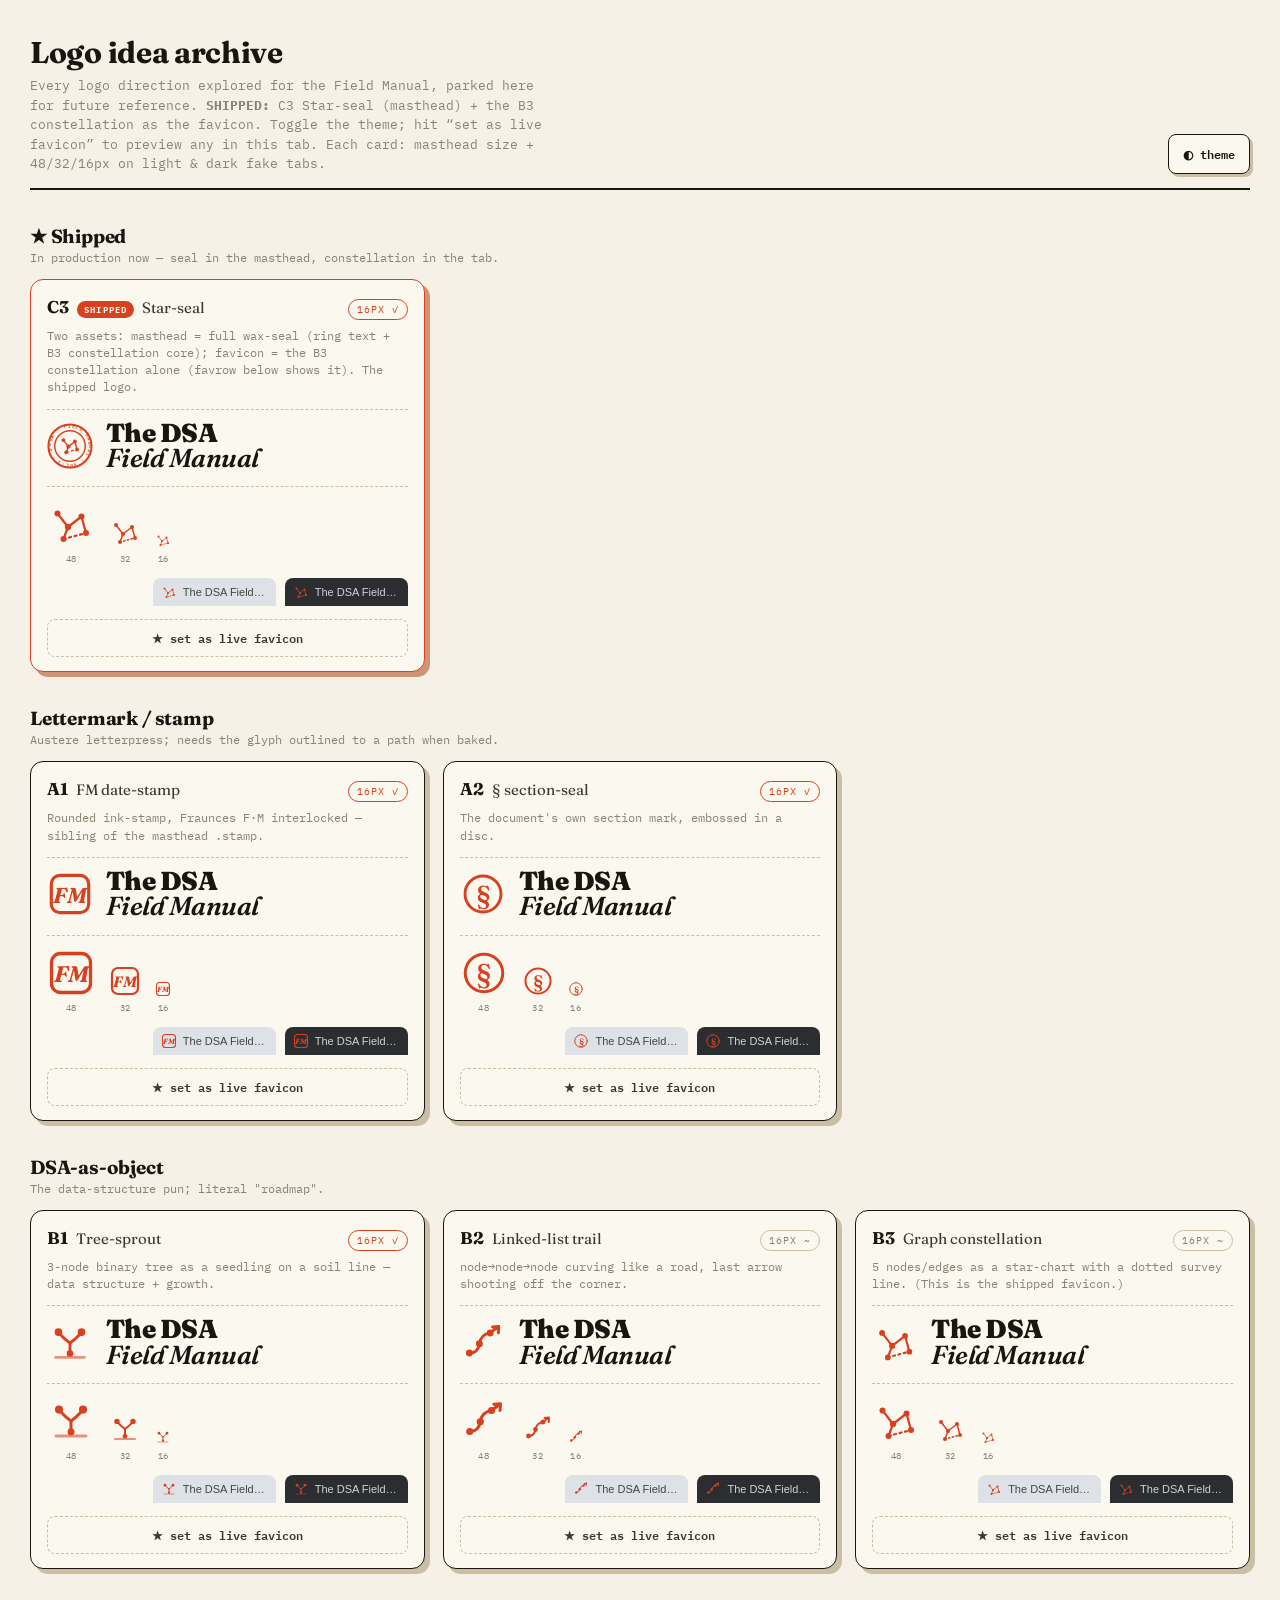
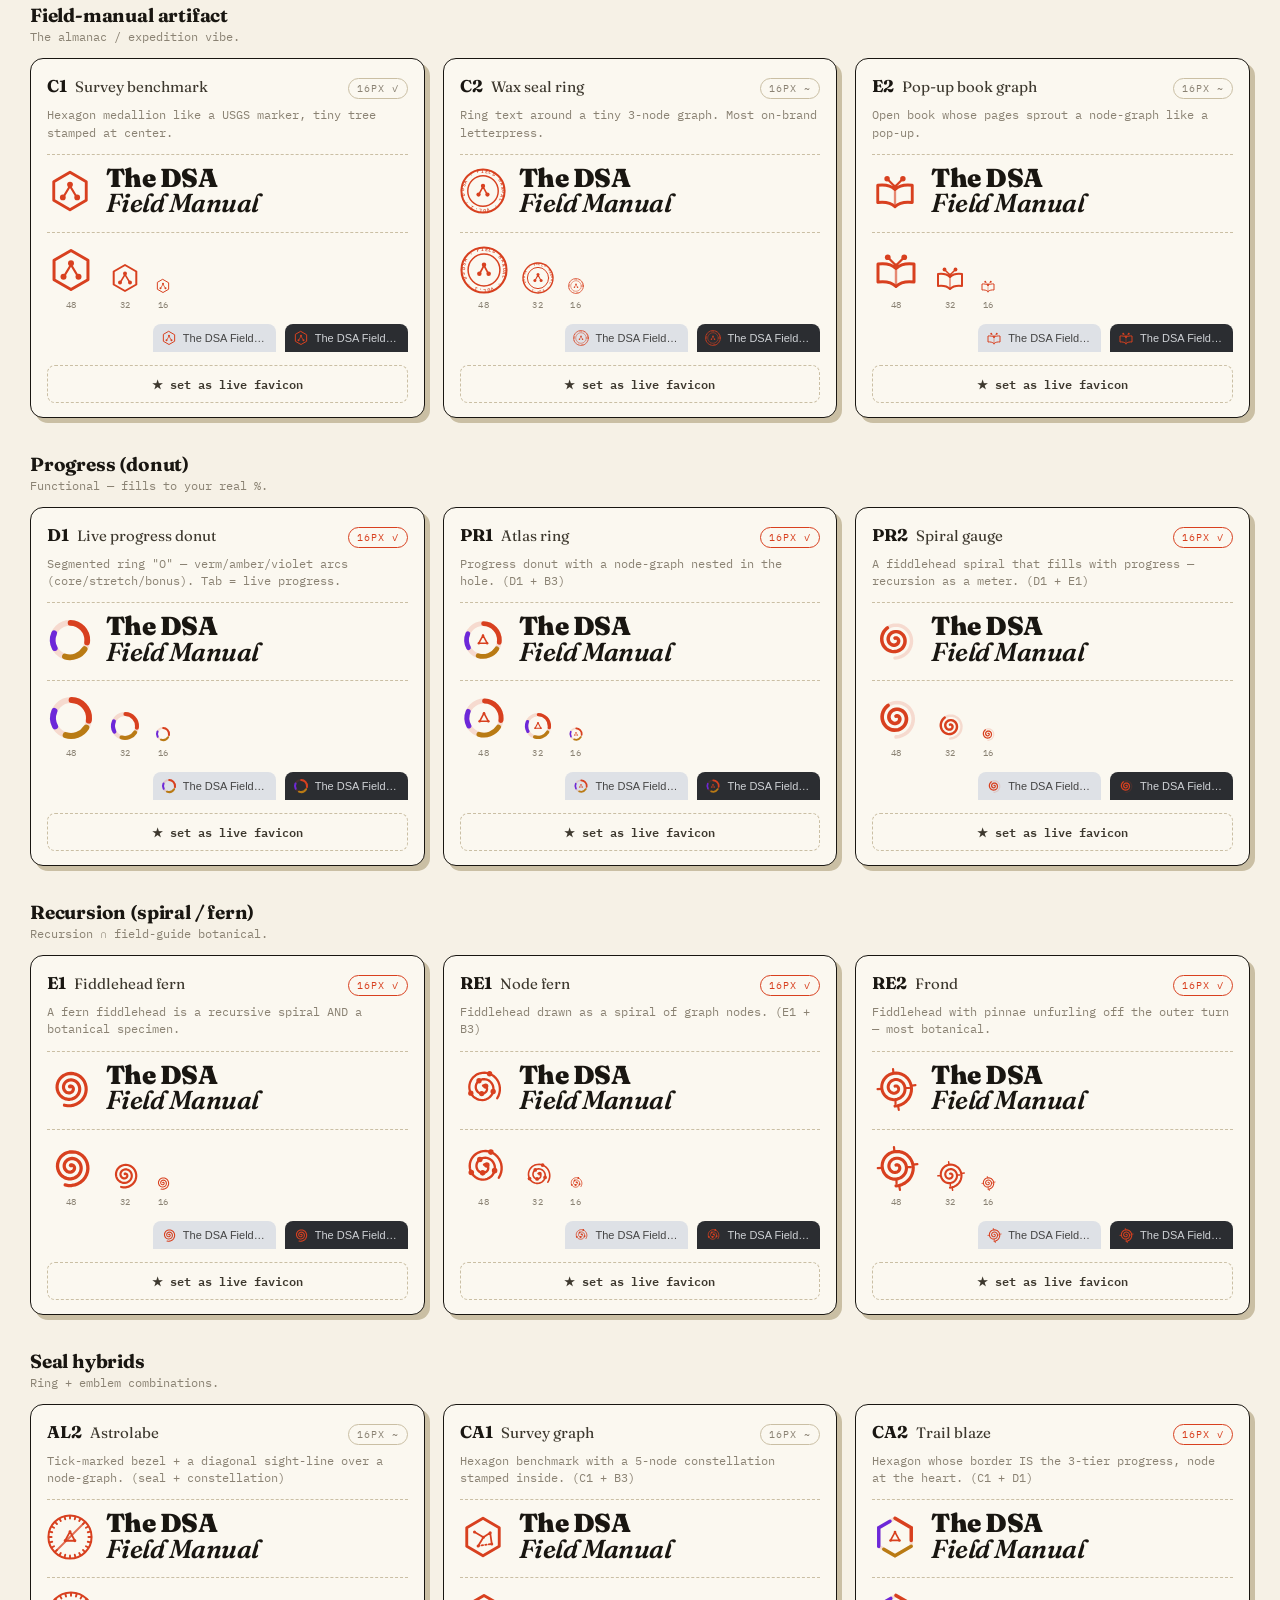
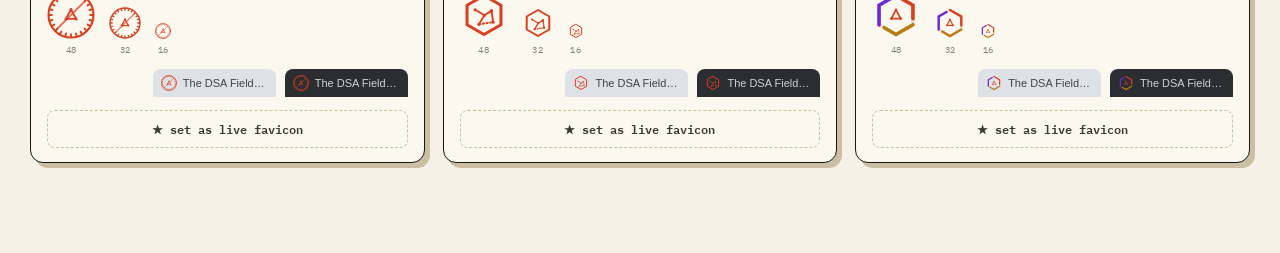
<file: docs/logo-ideas.html>
<!DOCTYPE html>
<html lang="en" data-theme="light">
<head>
<meta charset="UTF-8">
<meta name="viewport" content="width=device-width,initial-scale=1">
<title>logo idea archive · DSA Field Manual</title>
<link id="favlink" rel="icon" href="../static/favicon.svg">
<link href="https://fonts.googleapis.com/css2?family=Fraunces:ital,opsz,wght@0,9..144,400;0,9..144,600;0,9..144,700;0,9..144,900;1,9..144,600&family=IBM+Plex+Mono:wght@400;500;600&display=swap" rel="stylesheet">
<style>
:root{
  --paper:#f6f1e6; --paper2:#efe8d8; --card:#fbf8f0; --ink:#191611; --ink2:#3d382e; --faint:#8a8273;
  --hair:#ddd3bd; --hair2:#cabfa4; --verm:#d8401f; --amber:#b97b14; --web:#6d28d9;
  --serif:'Fraunces',serif; --mono:'IBM Plex Mono',monospace;
  --tab-light:#dee1e6; --tab-light-fg:#444; --tab-dark:#2b2d31; --tab-dark-fg:#cfd2d6;
}
html[data-theme="dark"]{
  --paper:#15120c; --paper2:#100d08; --card:#1c1812; --ink:#ece4d2; --ink2:#cdc4ae; --faint:#857c69;
  --hair:#332c1f; --hair2:#473e2c; --verm:#ff6b45; --amber:#e2a83e; --web:#b79bfc;
}
*{box-sizing:border-box}
body{margin:0;background:var(--paper);color:var(--ink);font-family:var(--mono);font-size:13px;
  padding:34px 30px 90px;transition:background .25s,color .25s}
h1.brand{font-family:var(--serif);font-weight:900;font-size:26px;line-height:.98;letter-spacing:-.02em;margin:0}
h1.brand .it{font-style:italic;font-weight:600}
.top{display:flex;align-items:flex-end;justify-content:space-between;gap:20px;
  border-bottom:2px solid var(--ink);padding-bottom:14px;margin-bottom:8px}
.top h2{font-family:var(--serif);font-weight:700;font-size:30px;margin:0;letter-spacing:-.01em}
.top p{margin:5px 0 0;color:var(--faint);max-width:64ch;line-height:1.5}
.toggle{font-family:var(--mono);font-size:12px;font-weight:600;background:var(--card);color:var(--ink);
  border:1.5px solid var(--ink);border-radius:8px;padding:9px 14px;cursor:pointer;box-shadow:3px 3px 0 var(--hair2)}
.toggle:active{transform:translate(2px,2px);box-shadow:1px 1px 0 var(--hair2)}
.sech{font-family:var(--serif);font-weight:700;font-size:19px;margin:34px 0 2px;letter-spacing:-.01em}
.secn{color:var(--faint);font-size:11.5px;margin:0 0 4px}
.grid{display:grid;grid-template-columns:repeat(auto-fill,minmax(330px,1fr));gap:18px;margin-top:14px}
.card{background:var(--card);border:1.5px solid var(--ink);border-radius:13px;padding:16px 16px 14px;
  box-shadow:5px 5px 0 var(--hair2)}
.card.ship{border-color:var(--verm);box-shadow:5px 5px 0 color-mix(in srgb,var(--verm) 35%,var(--hair2))}
.ttl{display:flex;align-items:baseline;gap:8px;flex-wrap:wrap}
.ttl b{font-family:var(--serif);font-weight:700;font-size:17px}
.ttl .lab{font-family:var(--serif);font-size:15px;color:var(--ink2)}
.ttl .ship{font-size:8.5px;font-weight:700;letter-spacing:.14em;text-transform:uppercase;
  background:var(--verm);color:var(--paper);padding:3px 7px;border-radius:999px}
.ttl .leg{margin-left:auto;font-size:10px;letter-spacing:.1em;text-transform:uppercase;
  padding:3px 8px;border-radius:999px;border:1px solid var(--hair2);color:var(--faint);white-space:nowrap}
.leg.y{color:var(--verm);border-color:var(--verm)}
.note{color:var(--faint);font-size:11.5px;line-height:1.5;margin:7px 0 13px;min-height:34px}
.ico{color:var(--verm);display:inline-flex}
.ico svg{display:block}
.mast{display:flex;align-items:center;gap:13px;padding:11px 0 15px;border-top:1px dashed var(--hair2)}
.favrow{display:flex;align-items:flex-end;gap:14px;flex-wrap:wrap;padding-top:13px;border-top:1px dashed var(--hair2)}
.fav{display:flex;flex-direction:column;align-items:center;gap:5px}
.fav small{font-size:9px;color:var(--faint);letter-spacing:.05em}
.tabs{display:flex;gap:9px;margin-left:auto}
.tabchip{display:flex;align-items:center;gap:6px;padding:6px 11px 6px 8px;border-radius:8px 8px 0 0;
  font-family:Arial,sans-serif;font-size:11px;max-width:128px;overflow:hidden}
.tabchip span{white-space:nowrap;overflow:hidden;text-overflow:ellipsis}
.tabchip.l{background:var(--tab-light);color:var(--tab-light-fg)}
.tabchip.d{background:var(--tab-dark);color:var(--tab-dark-fg)}
.setbtn{margin-top:13px;width:100%;font-family:var(--mono);font-size:11.5px;font-weight:600;
  background:none;color:var(--ink2);border:1.5px dashed var(--hair2);border-radius:8px;padding:8px;cursor:pointer}
.setbtn:hover{border-color:var(--verm);color:var(--verm)}
.setbtn.on{border-style:solid;border-color:var(--verm);color:var(--verm);background:color-mix(in srgb,var(--verm) 8%,transparent)}
</style>
</head>
<body>
<div class="top">
  <div>
    <h2>Logo idea archive</h2>
    <p>Every logo direction explored for the Field Manual, parked here for future reference. <b>SHIPPED:</b> C3 Star-seal (masthead) + the B3 constellation as the favicon. Toggle the theme; hit “set as live favicon” to preview any in this tab. Each card: masthead size + 48/32/16px on light & dark fake tabs.</p>
  </div>
  <button class="toggle" id="tg">◐ theme</button>
</div>

<script>
// ── each candidate returns SVG markup on a 0 0 32 32 viewBox, currentColor = vermillion ──
const SW='stroke="currentColor" fill="none" stroke-linecap="round" stroke-linejoin="round"';
let uid=0;

// ── shared geometry (hybrids) ──
function spiralPts(r0,rmax,turns,steps=92){
  const cx=16,cy=16,b=(rmax-r0)/(turns*2*Math.PI),p=[];
  for(let i=0;i<=steps;i++){const t=i/steps*turns*2*Math.PI,r=r0+b*t;
    p.push([cx+r*Math.cos(t-Math.PI/2), cy+r*Math.sin(t-Math.PI/2), t]);}
  return p;
}
const pathOf=p=>p.map((q,i)=>(i?'L':'M')+q[0].toFixed(2)+' '+q[1].toFixed(2)).join(' ');
function spiral(){
  const p=spiralPts(1.1,12.6,2.55,90);
  return `<path d="${pathOf(p)}" stroke-width="2.2" ${SW}/><circle cx="16" cy="${(16-1.1).toFixed(2)}" r="1.4" fill="currentColor"/>`;
}
function donut(r,sw){
  const C2=2*Math.PI*r;
  const a=(col,frac,rot)=>{const len=C2/3*frac;
    return `<circle cx="16" cy="16" r="${r}" style="stroke:var(${col})" stroke-dasharray="${len.toFixed(1)} ${(C2-len).toFixed(1)}" transform="rotate(${rot} 16 16)"/>`;};
  return `<circle cx="16" cy="16" r="${r}" fill="none" stroke="currentColor" stroke-width="${sw}" opacity=".16"/>
   <g fill="none" stroke-width="${sw}" stroke-linecap="round">${a('--verm',.80,-88)}${a('--amber',.62,32)}${a('--web',.42,152)}</g>`;
}
function graph(cx,cy,s){
  const n=[[0,-1],[-.92,.7],[.92,.7]].map(d=>[cx+d[0]*s,cy+d[1]*s]);
  const P=a=>a[0].toFixed(1)+' '+a[1].toFixed(1);
  return `<g stroke-width="${(s*.34).toFixed(2)}" ${SW}><path d="M${P(n[0])} L${P(n[1])} M${P(n[0])} L${P(n[2])} M${P(n[1])} L${P(n[2])}"/></g>
   <g fill="currentColor">${n.map(a=>`<circle cx="${a[0].toFixed(1)}" cy="${a[1].toFixed(1)}" r="${(s*.27).toFixed(2)}"/>`).join('')}</g>`;
}
function constel(cx,cy,s){
  const n=[[-.95,-.65],[.05,-.05],[-.55,.92],[.8,-.55],[.98,.7]].map(d=>[cx+d[0]*s,cy+d[1]*s]);
  const P=a=>a[0].toFixed(1)+' '+a[1].toFixed(1);
  return `<g stroke-width="${(s*.2).toFixed(2)}" ${SW}><path d="${[[0,1],[1,3],[1,2],[3,4]].map(e=>'M'+P(n[e[0]])+' L'+P(n[e[1]])).join(' ')}"/>
   <path d="M${P(n[2])} L${P(n[4])}" stroke-dasharray="1 1.5"/></g>
   <g fill="currentColor">${n.map(a=>`<circle cx="${a[0].toFixed(1)}" cy="${a[1].toFixed(1)}" r="${(s*.17).toFixed(2)}"/>`).join('')}</g>`;
}
function ticks(cx,cy,rIn,rOut,count){let s='';for(let i=0;i<count;i++){const a=i/count*2*Math.PI;
  s+=`<path d="M${(cx+rIn*Math.cos(a)).toFixed(2)} ${(cy+rIn*Math.sin(a)).toFixed(2)} L${(cx+rOut*Math.cos(a)).toFixed(2)} ${(cy+rOut*Math.sin(a)).toFixed(2)}" stroke-width="1.3" ${SW}/>`;}return s;}
const HEX="M16 3 L27.3 9.5 L27.3 22.5 L16 29 L4.7 22.5 L4.7 9.5 Z";

// constellation core scaled into a seal (matches the B3 favicon shape)
const SEALCORE=`<g transform="translate(16 16) scale(0.5) translate(-16.2 -17.2)">
   <g fill="none" stroke="currentColor" stroke-width="2" stroke-linecap="round" stroke-linejoin="round"><path d="M7 9 L14 18 L11 26 M14 18 L23 11 L26 22"/>
   <path d="M11 26 L26 22" stroke-dasharray="2.8 4.8"/></g>
   <g fill="currentColor"><circle cx="7" cy="9" r="2.7"/><circle cx="14" cy="18" r="2.9"/>
   <circle cx="11" cy="26" r="2.7"/><circle cx="23" cy="11" r="2.7"/><circle cx="26" cy="22" r="2.7"/></g></g>`;
const B3=`<g stroke-width="1.5" ${SW}><path d="M7 9 L14 18 L11 26 M14 18 L23 11 L26 22"/>
   <path d="M11 26 L26 22" stroke-dasharray="1.4 2.4"/></g>
   <g fill="currentColor"><circle cx="7" cy="9" r="2"/><circle cx="14" cy="18" r="2.1"/>
   <circle cx="11" cy="26" r="2"/><circle cx="23" cy="11" r="2"/><circle cx="26" cy="22" r="2"/></g>`;
const sealRing=core=>{const u='r'+(uid++);return `<circle cx="16" cy="16" r="15" stroke-width="1.4" ${SW}/>
   <circle cx="16" cy="16" r="10.6" stroke-width="1" ${SW}/>
   <path id="${u}" d="M16 16 m -12.8 0 a 12.8 12.8 0 1 1 25.6 0 a 12.8 12.8 0 1 1 -25.6 0" fill="none"/>
   <text font-family="IBM Plex Mono,monospace" font-weight="600" font-size="3.25" letter-spacing="0.55" fill="currentColor"><textPath href="#${u}" startOffset="0">DSA · FIELD MANUAL · VOL.1 · DSA · FIELD MANUAL · VOL.1 · </textPath></text>${core}`;};

// ── candidates, grouped by section ──
const SECTIONS=[
 {h:'★ Shipped',n:'In production now — seal in the masthead, constellation in the tab.',items:[
  {id:'C3',lab:'Star-seal',ship:1,leg:'✓',y:1,
   note:'Two assets: masthead = full wax-seal (ring text + B3 constellation core); favicon = the B3 constellation alone (favrow below shows it). The shipped logo.',
   svg:()=>sealRing(SEALCORE), fav:()=>B3},
 ]},
 {h:'Lettermark / stamp',n:'Austere letterpress; needs the glyph outlined to a path when baked.',items:[
  {id:'A1',lab:'FM date-stamp',leg:'✓',y:1,
   note:'Rounded ink-stamp, Fraunces F·M interlocked — sibling of the masthead .stamp.',
   svg:()=>`<rect x="3" y="3" width="26" height="26" rx="6" stroke-width="2.2" ${SW}/>
    <text x="16" y="16.5" font-family="Fraunces,serif" font-style="italic" font-weight="700" font-size="15" text-anchor="middle" dominant-baseline="central" fill="currentColor">FM</text>`},
  {id:'A2',lab:'§ section-seal',leg:'✓',y:1,
   note:"The document's own section mark, embossed in a disc.",
   svg:()=>`<circle cx="16" cy="16" r="12.5" stroke-width="2" ${SW}/>
    <text x="16" y="16.5" font-family="Fraunces,serif" font-weight="600" font-size="18" text-anchor="middle" dominant-baseline="central" fill="currentColor">§</text>`},
 ]},
 {h:'DSA-as-object',n:'The data-structure pun; literal "roadmap".',items:[
  {id:'B1',lab:'Tree-sprout',leg:'✓',y:1,
   note:'3-node binary tree as a seedling on a soil line — data structure + growth.',
   svg:()=>`<path d="M6 26 H26" stroke-width="2" opacity=".55" ${SW}/>
    <path d="M16 23 V16" stroke-width="2" ${SW}/>
    <path d="M16 16 C13 14 11 12 8.6 9.4" stroke-width="2" ${SW}/>
    <path d="M16 16 C19 14 21 12 23.4 9.4" stroke-width="2" ${SW}/>
    <circle cx="16" cy="23.3" r="2.3" fill="currentColor"/><circle cx="8" cy="8.4" r="2.7" fill="currentColor"/><circle cx="24" cy="8.4" r="2.7" fill="currentColor"/>`},
  {id:'B2',lab:'Linked-list trail',leg:'~',y:0,
   note:'node→node→node curving like a road, last arrow shooting off the corner.',
   svg:()=>`<path d="M6.5 23 Q12.5 23 13.5 16.5 Q14.5 10 21 9" stroke-width="2" ${SW}/>
    <path d="M21 9 L27 4.5 M27 4.5 L22.6 4.9 M27 4.5 L26.7 9" stroke-width="2" ${SW}/>
    <circle cx="6.5" cy="23" r="2.4" fill="currentColor"/><circle cx="13.5" cy="16.5" r="2.4" fill="currentColor"/><circle cx="21" cy="9" r="2.4" fill="currentColor"/>`},
  {id:'B3',lab:'Graph constellation',leg:'~',y:0,
   note:'5 nodes/edges as a star-chart with a dotted survey line. (This is the shipped favicon.)',
   svg:()=>B3},
 ]},
 {h:'Field-manual artifact',n:'The almanac / expedition vibe.',items:[
  {id:'C1',lab:'Survey benchmark',leg:'✓',y:0,
   note:'Hexagon medallion like a USGS marker, tiny tree stamped at center.',
   svg:()=>`<path d="${HEX}" stroke-width="2" ${SW}/>
    <g stroke-width="1.5" ${SW}><path d="M16 12.5 L11.5 20 M16 12.5 L20.5 20"/></g>
    <g fill="currentColor"><circle cx="16" cy="11.5" r="2"/><circle cx="11" cy="20.5" r="2"/><circle cx="21" cy="20.5" r="2"/></g>`},
  {id:'C2',lab:'Wax seal ring',leg:'~',y:0,
   note:'Ring text around a tiny 3-node graph. Most on-brand letterpress.',
   svg:()=>sealRing(`<g stroke-width="1.1" ${SW}><path d="M16 13 L13.3 18 M16 13 L18.7 18"/></g>
    <g fill="currentColor"><circle cx="16" cy="12.5" r="1.5"/><circle cx="12.9" cy="18.5" r="1.5"/><circle cx="19.1" cy="18.5" r="1.5"/></g>`)},
  {id:'E2',lab:'Pop-up book graph',leg:'~',y:0,
   note:'Open book whose pages sprout a node-graph like a pop-up.',
   svg:()=>`<path d="M16 27 C13 24 8 23.5 4 24 V12 C8 11.5 13 12 16 15 C19 12 24 11.5 28 12 V24 C24 23.5 19 24 16 27 Z" stroke-width="2" ${SW}/>
    <path d="M16 15 V27" stroke-width="1.6" ${SW} opacity=".6"/>
    <g stroke-width="1.5" ${SW}><path d="M16 13 L11 8 M16 13 L21 8"/></g>
    <g fill="currentColor"><circle cx="16" cy="13.5" r="1.9"/><circle cx="10.5" cy="7.5" r="1.9"/><circle cx="21.5" cy="7.5" r="1.9"/></g>`},
 ]},
 {h:'Progress (donut)',n:'Functional — fills to your real %.',items:[
  {id:'D1',lab:'Live progress donut',leg:'✓',y:1,
   note:'Segmented ring "O" — verm/amber/violet arcs (core/stretch/bonus). Tab = live progress.',
   svg:()=>donut(12,4)},
  {id:'PR1',lab:'Atlas ring',leg:'✓',y:1,
   note:'Progress donut with a node-graph nested in the hole. (D1 + B3)',
   svg:()=>donut(11.4,3.3)+graph(16,16,3.2)},
  {id:'PR2',lab:'Spiral gauge',leg:'✓',y:1,
   note:'A fiddlehead spiral that fills with progress — recursion as a meter. (D1 + E1)',
   svg:()=>{const d=pathOf(spiralPts(1.3,12.6,2.5));
    return `<path d="${d}" fill="none" stroke="currentColor" stroke-width="2.4" stroke-linecap="round" opacity=".16"/>
     <path d="${d}" pathLength="100" fill="none" stroke-width="2.4" stroke-linecap="round" stroke-dasharray="62 100" style="stroke:var(--verm)"/>`;}},
 ]},
 {h:'Recursion (spiral / fern)',n:'Recursion ∩ field-guide botanical.',items:[
  {id:'E1',lab:'Fiddlehead fern',leg:'✓',y:1,
   note:'A fern fiddlehead is a recursive spiral AND a botanical specimen.',
   svg:()=>spiral()},
  {id:'RE1',lab:'Node fern',leg:'✓',y:1,
   note:'Fiddlehead drawn as a spiral of graph nodes. (E1 + B3)',
   svg:()=>{const p=spiralPts(1.6,12.2,2.35);let dots='';
    for(let i=6;i<p.length;i+=15)dots+=`<circle cx="${p[i][0].toFixed(2)}" cy="${p[i][1].toFixed(2)}" r="1.85" fill="currentColor"/>`;
    return `<path d="${pathOf(p)}" stroke-width="1.6" ${SW}/>${dots}`;}},
  {id:'RE2',lab:'Frond',leg:'✓',y:1,
   note:'Fiddlehead with pinnae unfurling off the outer turn — most botanical.',
   svg:()=>{const p=spiralPts(1.3,12.6,2.5);let pin='';
    for(let i=p.length-2;i>p.length*.46;i-=9){const[x,y,t]=p[i],nx=Math.cos(t-Math.PI/2),ny=Math.sin(t-Math.PI/2),L=3;
      pin+=`<path d="M${x.toFixed(2)} ${y.toFixed(2)} L${(x+nx*L).toFixed(2)} ${(y+ny*L).toFixed(2)}" stroke-width="1.5" ${SW}/>`;}
    return `<path d="${pathOf(p)}" stroke-width="2.1" ${SW}/>${pin}`;}},
 ]},
 {h:'Seal hybrids',n:'Ring + emblem combinations.',items:[
  {id:'AL2',lab:'Astrolabe',leg:'~',y:0,
   note:'Tick-marked bezel + a diagonal sight-line over a node-graph. (seal + constellation)',
   svg:()=>`<circle cx="16" cy="16" r="15" stroke-width="1.4" ${SW}/>
    ${ticks(16,16,12.8,14.7,24)}
    <path d="M6.6 25.4 L25.4 6.6" stroke-width="1.3" ${SW} opacity=".75"/>
    ${graph(16,16,3.7)}`},
  {id:'CA1',lab:'Survey graph',leg:'~',y:0,
   note:'Hexagon benchmark with a 5-node constellation stamped inside. (C1 + B3)',
   svg:()=>`<path d="${HEX}" stroke-width="2" ${SW}/>${constel(16,16.5,6.2)}`},
  {id:'CA2',lab:'Trail blaze',leg:'✓',y:1,
   note:'Hexagon whose border IS the 3-tier progress, node at the heart. (C1 + D1)',
   svg:()=>{const seg=(col,off)=>`<path d="${HEX}" pathLength="78" style="stroke:var(${col})" stroke-dasharray="22 78" stroke-dashoffset="${off}"/>`;
    return `<path d="${HEX}" stroke="currentColor" fill="none" stroke-width="2.4" opacity=".15"/>
     <g fill="none" stroke-width="2.4" stroke-linecap="round">${seg('--verm',0)}${seg('--amber',-26)}${seg('--web',-52)}</g>
     ${graph(16,16,3.4)}`;}},
 ]},
];

function svgEl(markup,size,cls){return `<span class="ico ${cls||''}"><svg viewBox="0 0 32 32" width="${size}" height="${size}" aria-hidden="true">${markup}</svg></span>`;}

document.body.insertAdjacentHTML('beforeend','<div id="root"></div>');
const root=document.getElementById('root');
SECTIONS.forEach(sec=>{
  root.insertAdjacentHTML('beforeend',`<div class="sech">${sec.h}</div><div class="secn">${sec.n}</div>`);
  const grid=document.createElement('div'); grid.className='grid'; root.appendChild(grid);
  sec.items.forEach(c=>{
    const fav=(c.fav||c.svg)();
    const card=document.createElement('div');
    card.className='card'+(c.ship?' ship':'');
    card.innerHTML=`
     <div class="ttl"><b>${c.id}</b>${c.ship?'<span class="ship">shipped</span>':''}<span class="lab">${c.lab}</span>
       <span class="leg ${c.y?'y':''}">16px ${c.leg}</span></div>
     <div class="note">${c.note}</div>
     <div class="mast">${svgEl(c.svg(),46)}<h1 class="brand">The DSA<br><span class="it">Field Manual</span></h1></div>
     <div class="favrow">
       <div class="fav">${svgEl(fav,48,'f')}<small>48</small></div>
       <div class="fav">${svgEl(fav,32)}<small>32</small></div>
       <div class="fav">${svgEl(fav,16)}<small>16</small></div>
       <div class="tabs">
         <div class="tabchip l">${svgEl(fav,16)}<span>The DSA Field…</span></div>
         <div class="tabchip d">${svgEl(fav,16)}<span>The DSA Field…</span></div>
       </div>
     </div>
     <button class="setbtn">★ set as live favicon</button>`;
    grid.appendChild(card);
  });
});

// ── live favicon: serialize a card's favicon svg, resolve currentColor + css vars to hex ──
function favURI(svg){
  const cs=getComputedStyle(document.documentElement);
  const v=n=>cs.getPropertyValue(n).trim();
  let s=new XMLSerializer().serializeToString(svg);
  s=s.replaceAll('currentColor',v('--verm')).replaceAll('var(--verm)',v('--verm'))
     .replaceAll('var(--amber)',v('--amber')).replaceAll('var(--web)',v('--web'));
  return 'data:image/svg+xml,'+encodeURIComponent(s);
}
let cur=null;
root.addEventListener('click',e=>{
  const b=e.target.closest('.setbtn'); if(!b) return;
  const svg=b.closest('.card').querySelector('.ico.f svg').cloneNode(true);
  document.getElementById('favlink').href=favURI(svg);
  document.querySelectorAll('.setbtn.on').forEach(x=>x.classList.remove('on'));
  b.classList.add('on'); cur=b;
});
const docEl=document.documentElement, tg=document.getElementById('tg');
tg.onclick=()=>{
  docEl.dataset.theme = docEl.dataset.theme==='dark'?'light':'dark';
  if(cur){const svg=cur.closest('.card').querySelector('.ico.f svg').cloneNode(true);
    document.getElementById('favlink').href=favURI(svg);}
};
</script>
</body>
</html>
</file>
